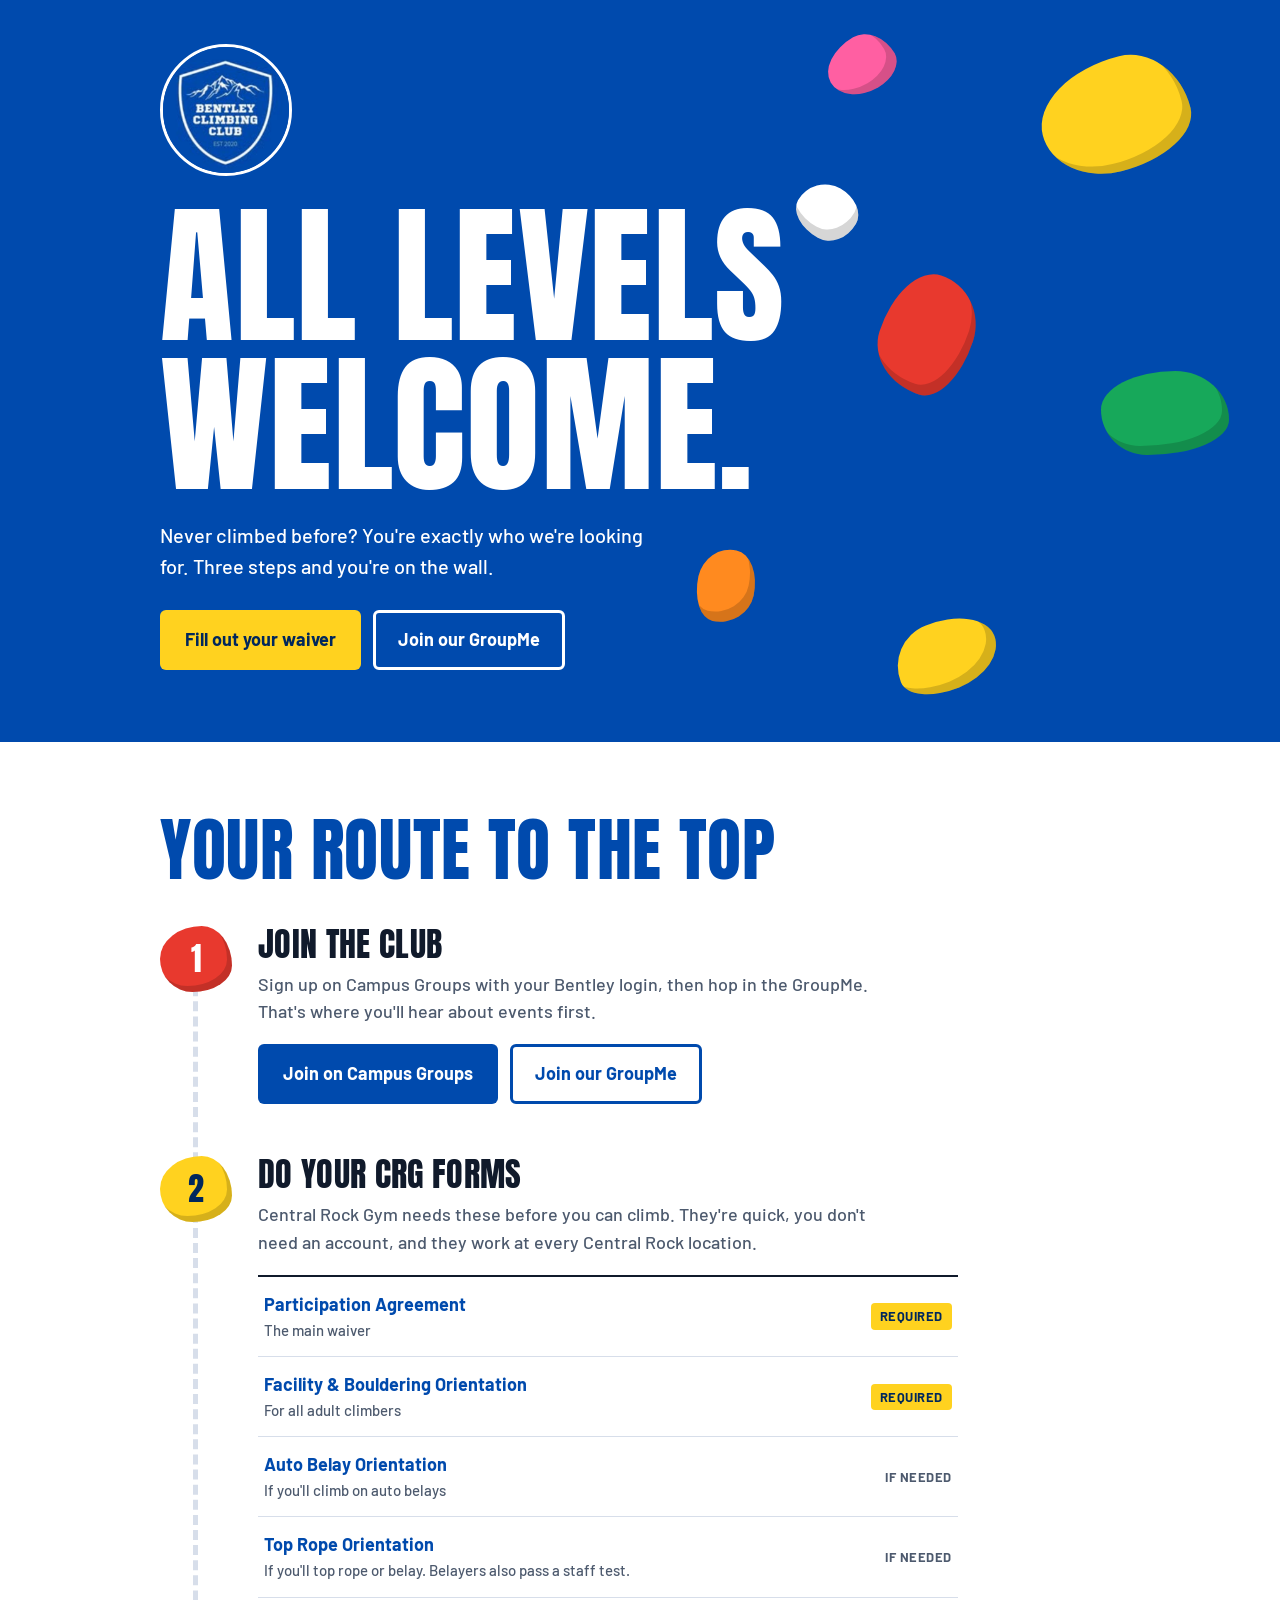
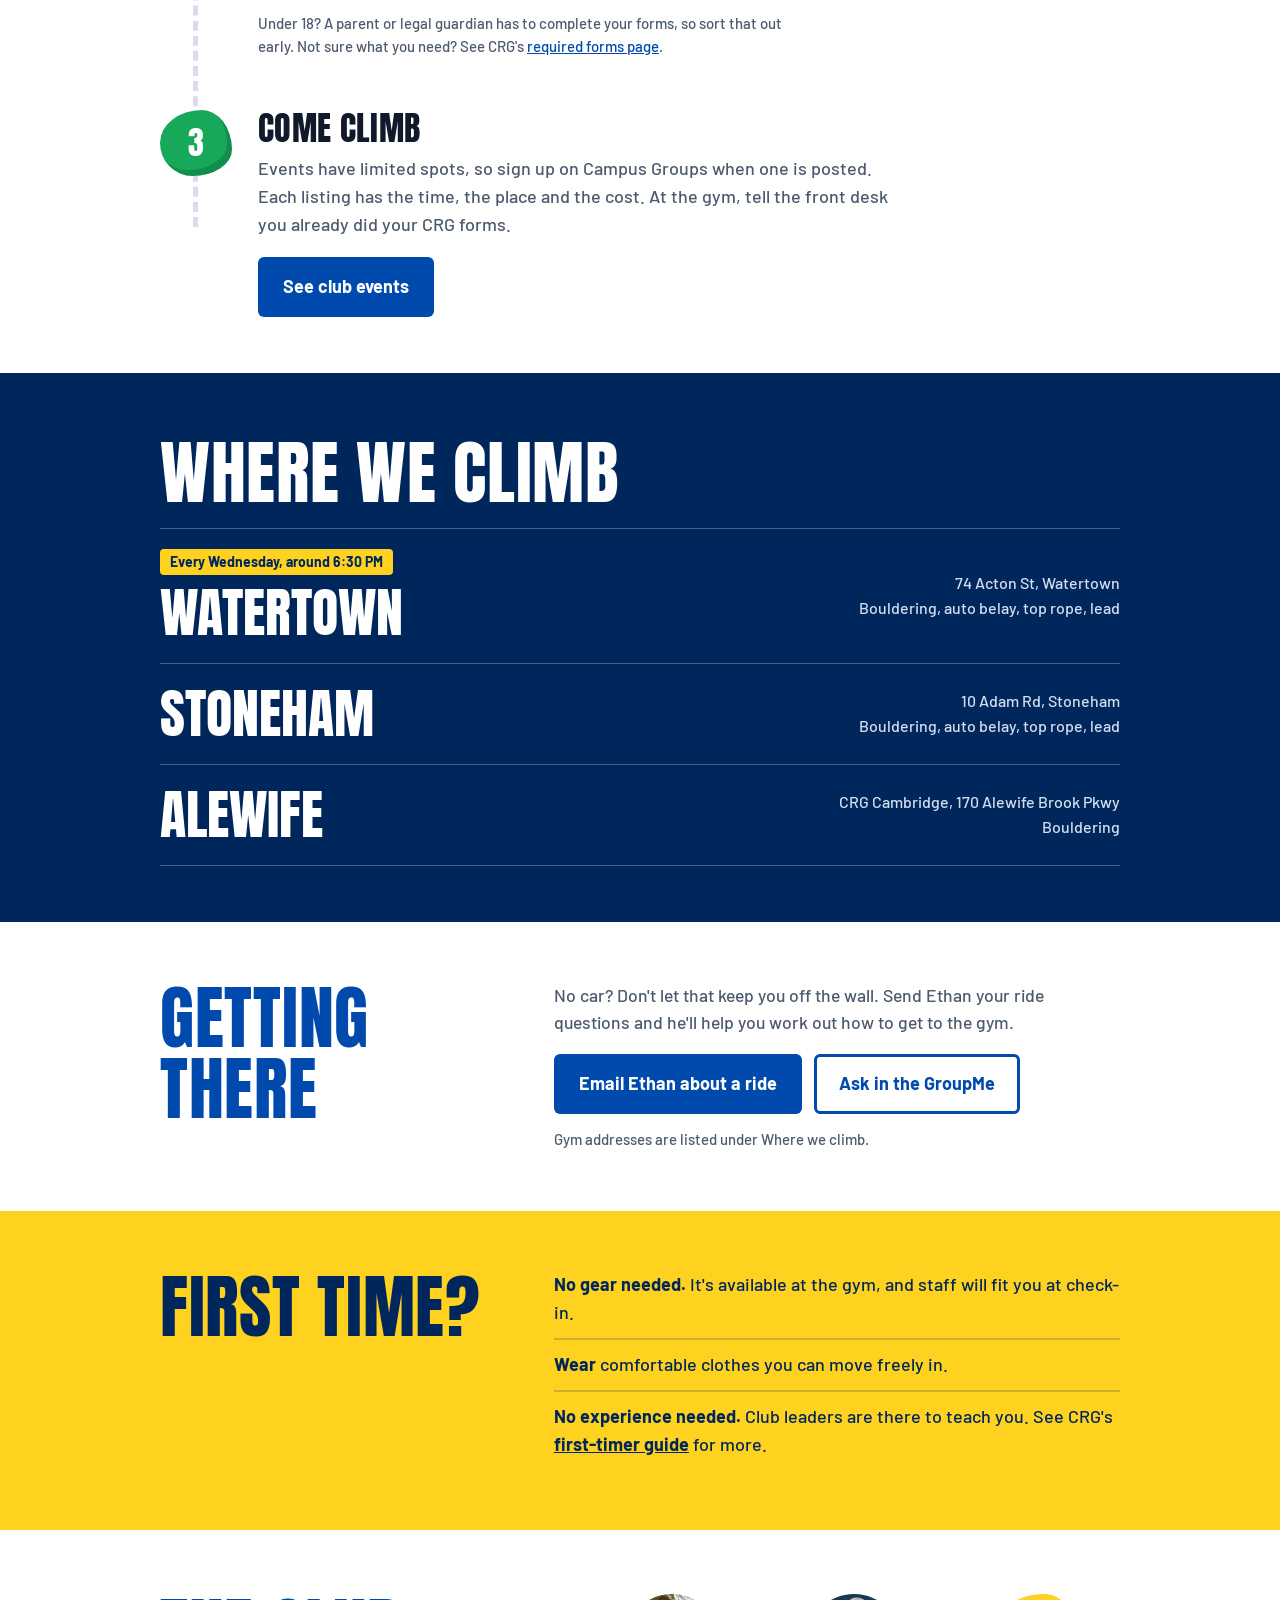
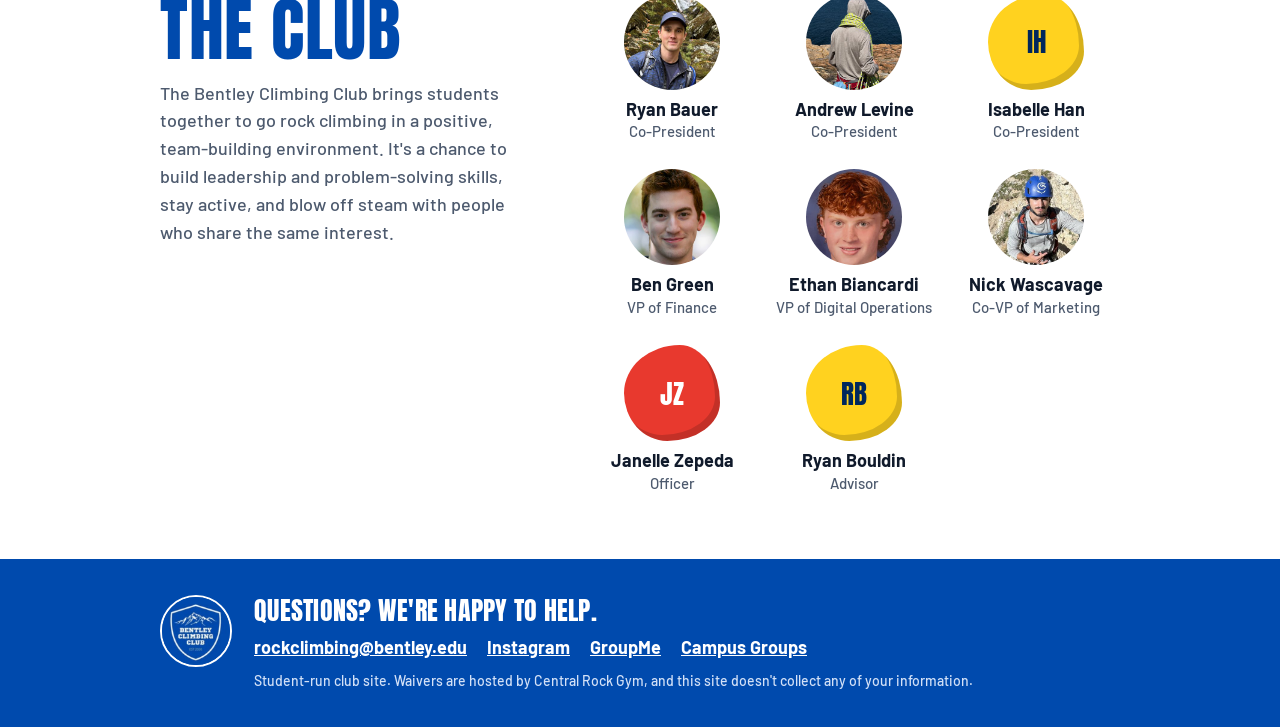
<file: index.html>
<!doctype html>
<html lang="en">
<head>
<meta charset="utf-8">
<meta name="viewport" content="width=device-width, initial-scale=1">
<title>Bentley Climbing Club | Bentley University Rock Climbing</title>
<meta name="description" content="The Bentley Climbing Club is Bentley University's rock climbing club in Waltham, MA. All levels welcome. Join, fill out your Central Rock Gym waiver, and come climb.">
<link rel="canonical" href="https://bentley-climbing-club.vercel.app/">
<meta property="og:type" content="website">
<meta property="og:site_name" content="Bentley Climbing Club">
<meta property="og:title" content="Bentley Climbing Club">
<meta property="og:description" content="Bentley University's rock climbing club. All levels welcome.">
<meta property="og:url" content="https://bentley-climbing-club.vercel.app/">
<meta property="og:image" content="https://bentley-climbing-club.vercel.app/assets/logo.png">
<script type="application/ld+json">
{
  "@context": "https://schema.org",
  "@type": "SportsOrganization",
  "name": "Bentley Climbing Club",
  "alternateName": ["Bentley Rock Climbing Club", "BCC"],
  "url": "https://bentley-climbing-club.vercel.app/",
  "logo": "https://bentley-climbing-club.vercel.app/assets/logo.png",
  "email": "rockclimbing@bentley.edu",
  "sport": "Rock climbing",
  "description": "Student rock climbing club at Bentley University. All levels welcome.",
  "parentOrganization": {"@type": "CollegeOrUniversity", "name": "Bentley University"},
  "address": {"@type": "PostalAddress", "streetAddress": "175 Forest St", "addressLocality": "Waltham", "addressRegion": "MA", "postalCode": "02452", "addressCountry": "US"},
  "sameAs": ["https://www.instagram.com/bentleyrockclimbing/", "https://bentley.campusgroups.com/Climbing"]
}
</script>
<link rel="icon" type="image/png" href="assets/favicon.png">
<link rel="preconnect" href="https://fonts.googleapis.com">
<link rel="preconnect" href="https://fonts.gstatic.com" crossorigin>
<link rel="stylesheet" href="https://fonts.googleapis.com/css2?family=Anton&family=Barlow:wght@400;500;600;700&display=swap">
<link rel="stylesheet" href="styles.css">
</head>
<body>

<main>

  <aside class="next" id="next-event" data-ends="2026-11-08T18:20:00-05:00" aria-label="Next event">
    <div class="wrap next-in">
      <p><span class="next-tag">Next event</span> <b>Indoor Climbing #2</b> <span class="next-info">Sun, Nov 8, 2:15 PM at CRG Stoneham. $5, limited spots. Log in with your Bentley account to register.</span></p>
      <a class="btn yellow" href="https://bentley.campusgroups.com/w/YmVudGxleTpIdWI6MjQ2ODY=/_/events/YmVudGxleTpFdmVudDoyMjYwMDMy">Register</a>
    </div>
  </aside>

  <section class="hero" id="top">
    <div class="holds" aria-hidden="true">
      <i class="h1"></i><i class="h2"></i><i class="h3"></i><i class="h4"></i><i class="h5"></i><i class="h6"></i><i class="h7"></i>
    </div>
    <div class="wrap hero-in">
      <img class="logo" src="assets/logo.png" width="132" height="132" alt="Bentley Climbing Club logo, a shield with mountains">
      <h1>All levels<br>welcome.</h1>
      <p class="lead">Never climbed before? You're exactly who we're looking for. Three steps and you're on the wall.</p>
      <div class="actions">
        <a class="btn yellow" href="#forms">Fill out your waiver</a>
        <a class="btn outline" href="https://groupme.com/join_group/93353662/e4er3QcH">Join our GroupMe</a>
      </div>
    </div>
  </section>

  <section class="route" aria-label="How to get started">
    <div class="wrap">
      <h2 class="big">Your route to the top</h2>

      <ol class="moves">

        <li class="move">
          <span class="hold red">1</span>
          <div>
            <h3>Join the club</h3>
            <p>Sign up on Campus Groups with your Bentley login, then hop in the GroupMe. That's where you'll hear about events first.</p>
            <div class="actions">
              <a class="btn blue" href="https://bentley.campusgroups.com/Climbing/club_signup">Join on Campus Groups</a>
              <a class="btn line" href="https://groupme.com/join_group/93353662/e4er3QcH">Join our GroupMe</a>
            </div>
          </div>
        </li>

        <li class="move" id="forms">
          <span class="hold yellow">2</span>
          <div>
            <h3>Do your CRG forms</h3>
            <p>Central Rock Gym needs these before you can climb. They're quick, you don't need an account, and they work at every Central Rock location.</p>
            <div class="rows">
              <a class="row" href="https://centralrockgym.com/participation-agreement/">
                <span><b>Participation Agreement</b><small>The main waiver</small></span>
                <em class="need">Required</em>
              </a>
              <a class="row" href="https://centralrockgym.com/facility-bouldering-orientation-form/">
                <span><b>Facility &amp; Bouldering Orientation</b><small>For all adult climbers</small></span>
                <em class="need">Required</em>
              </a>
              <a class="row" href="https://centralrockgym.com/auto-belay-orientation/">
                <span><b>Auto Belay Orientation</b><small>If you'll climb on auto belays</small></span>
                <em>If needed</em>
              </a>
              <a class="row" href="https://app.rockgympro.com/waiver/esign/centralrockworcester/525c3ba4-2c09-4993-a580-83734ea10c74">
                <span><b>Top Rope Orientation</b><small>If you'll top rope or belay. Belayers also pass a staff test.</small></span>
                <em>If needed</em>
              </a>
            </div>
            <p class="fine">Under 18? A parent or legal guardian has to complete your forms, so sort that out early. Not sure what you need? See CRG's <a href="https://centralrockgym.com/required-forms/">required forms page</a>.</p>
          </div>
        </li>

        <li class="move">
          <span class="hold green">3</span>
          <div>
            <h3>Come climb</h3>
            <p>Events have limited spots, so sign up on Campus Groups when one is posted. Each listing has the time, the place and the cost. At the gym, tell the front desk you already did your CRG forms.</p>
            <div class="actions">
              <a class="btn blue" href="https://bentley.campusgroups.com/climbing/events/">See club events</a>
            </div>
          </div>
        </li>

      </ol>
    </div>
  </section>

  <section class="gyms" id="gyms">
    <div class="wrap">
      <h2 class="big">Where we climb</h2>
      <a class="gym" href="https://centralrockgym.com/watertown">
        <span class="when">Every Wednesday, around 6:30 PM</span>
        <strong>Watertown</strong>
        <span class="info">74 Acton St, Watertown<br>Bouldering, auto belay, top rope, lead</span>
      </a>
      <a class="gym" href="https://centralrockgym.com/stoneham">
        <strong>Stoneham</strong>
        <span class="info">10 Adam Rd, Stoneham<br>Bouldering, auto belay, top rope, lead</span>
      </a>
      <a class="gym" href="https://centralrockgym.com/cambridge">
        <strong>Alewife</strong>
        <span class="info">CRG Cambridge, 170 Alewife Brook Pkwy<br>Bouldering</span>
      </a>
    </div>
  </section>

  <section class="ride" id="getting-there">
    <div class="wrap ride-in">
      <h2 class="big">Getting there</h2>
      <div>
        <p>No car? Don't let that keep you off the wall. Send Ethan your ride questions and he'll help you work out how to get to the gym.</p>
        <div class="actions">
          <a class="btn blue" href="mailto:ethanbiancardi@gmail.com?subject=Ride%20question%20for%20Bentley%20Climbing%20Club&amp;body=Hi%20Ethan%2C%0A%0AI'd%20like%20to%20come%20climb%20on%20(day)%20at%20(gym)%20and%20have%20a%20question%20about%20getting%20a%20ride%3A%0A%0A">Email Ethan about a ride</a>
          <a class="btn line" href="https://groupme.com/join_group/93353662/e4er3QcH">Ask in the GroupMe</a>
        </div>
        <p class="fine">Gym addresses are listed under Where we climb.</p>
      </div>
    </div>
  </section>

  <section class="first" id="first-time">
    <div class="wrap first-in">
      <h2 class="big">First time?</h2>
      <ul>
        <li><b>No gear needed.</b> It's available at the gym, and staff will fit you at check-in.</li>
        <li><b>Wear</b> comfortable clothes you can move freely in.</li>
        <li><b>No experience needed.</b> Club leaders are there to teach you. See CRG's <a href="https://centralrockgym.com/first-time-climbers/">first-timer guide</a> for more.</li>
      </ul>
    </div>
  </section>

  <section class="about" id="about">
    <div class="wrap about-in">
      <div>
        <h2 class="big">The club</h2>
        <p>The Bentley Climbing Club brings students together to go rock climbing in a positive, team-building environment. It's a chance to build leadership and problem-solving skills, stay active, and blow off steam with people who share the same interest.</p>
      </div>
      <ul class="team">
        <li><img src="assets/team/ryan-bauer.jpg" width="96" height="96" alt="Ryan Bauer" loading="lazy"><b>Ryan Bauer</b><small>Co-President</small></li>
        <li><img src="assets/team/andrew-levine.jpg" width="96" height="96" alt="Andrew Levine, roped up on a sea cliff" loading="lazy"><b>Andrew Levine</b><small>Co-President</small></li>
        <li><span class="initials yellow" aria-hidden="true">IH</span><b>Isabelle Han</b><small>Co-President</small></li>
        <li><img src="assets/team/ben-green.jpg" width="96" height="96" alt="Ben Green" loading="lazy"><b>Ben Green</b><small>VP of Finance</small></li>
        <li><img src="assets/team/ethan-biancardi.jpg" width="96" height="96" alt="Ethan Biancardi" loading="lazy"><b>Ethan Biancardi</b><small>VP of Digital Operations</small></li>
        <li><img src="assets/team/nick.jpg" width="96" height="96" alt="Nick Wascavage in a climbing helmet on a mountain route" loading="lazy"><b>Nick Wascavage</b><small>Co-VP of Marketing</small></li>
        <li><span class="initials red" aria-hidden="true">JZ</span><b>Janelle Zepeda</b><small>Officer</small></li>
        <li><span class="initials yellow" aria-hidden="true">RB</span><b>Ryan Bouldin</b><small>Advisor</small></li>
      </ul>
    </div>
  </section>

</main>

<footer id="contact">
  <div class="wrap foot-in">
    <img src="assets/logo.png" width="72" height="72" alt="" loading="lazy">
    <div>
      <p class="foot-title">Questions? We're happy to help.</p>
      <p class="links">
        <a href="mailto:rockclimbing@bentley.edu">rockclimbing@bentley.edu</a>
        <a href="https://www.instagram.com/bentleyrockclimbing/">Instagram</a>
        <a href="https://groupme.com/join_group/93353662/e4er3QcH">GroupMe</a>
        <a href="https://bentley.campusgroups.com/Climbing">Campus Groups</a>
      </p>
      <p class="legal">Student-run club site. Waivers are hosted by Central Rock Gym, and this site doesn't collect any of your information.</p>
    </div>
  </div>
</footer>

<a class="sticky" href="#forms">Fill out your waiver</a>

<script>
  // Hides the event banner once the event is over.
  const nextEvent = document.getElementById("next-event");
  if (nextEvent && Date.now() > Date.parse(nextEvent.dataset.ends)) nextEvent.remove();
</script>

</body>
</html>
</file>
<file: styles.css>
:root {
  --blue: #004aad;
  --deep: #00275c;
  --yellow: #ffd21f;
  --red: #e8392e;
  --green: #17a85a;
  --ink: #101a2b;
  --muted: #4d5a6e;
  --paper: #ffffff;
  --line: #d7deea;
  --display: "Anton", Impact, "Arial Narrow", sans-serif;
}

* { box-sizing: border-box; }
html { scroll-behavior: smooth; scroll-padding-top: 16px; }
body {
  margin: 0;
  background: var(--paper);
  color: var(--ink);
  font: 500 18px/1.55 "Barlow", system-ui, -apple-system, "Segoe UI", sans-serif;
}
.wrap { max-width: 1000px; margin: 0 auto; padding: 0 20px; }
a { color: var(--blue); }
a:focus-visible { outline: 3px solid var(--yellow); outline-offset: 2px; }
h1, h2, h3, p { margin: 0; }

.big {
  font: 400 clamp(2.6rem, 8vw, 4.4rem)/1.02 var(--display);
  text-transform: uppercase;
  letter-spacing: 0.01em;
}

/* Next event banner */
.next { background: var(--deep); color: #fff; }
.next-in { display: flex; align-items: center; justify-content: space-between; gap: 18px; padding-top: 12px; padding-bottom: 12px; }
.next p { font-size: 16px; line-height: 1.4; }
.next-tag {
  display: inline-block; margin-right: 6px; padding: 1px 8px; border-radius: 4px;
  background: var(--yellow); color: var(--deep); font-size: 13px; font-weight: 700;
  text-transform: uppercase; letter-spacing: 0.04em;
}
.next-info { display: block; margin-top: 3px; color: #d3def0; }
.next .btn { flex: none; padding: 8px 18px; }

/* Hero */
.hero { position: relative; overflow: hidden; background: var(--blue); color: #fff; }
.hero-in { position: relative; padding-top: 44px; padding-bottom: 72px; }
.logo { display: block; border-radius: 50%; border: 3px solid #fff; margin-bottom: 26px; }
.hero h1 {
  font: 400 clamp(4.2rem, 17vw, 9.5rem)/0.98 var(--display);
  text-transform: uppercase;
  letter-spacing: 0.005em;
}
.lead { max-width: 25em; margin: 20px 0 28px; font-size: 1.25rem; }

/* Decorative climbing holds */
.holds i { position: absolute; display: block; box-shadow: inset -7px -9px 0 rgba(0, 0, 0, 0.16); }
.holds .h1 { width: 150px; height: 112px; top: 8%; right: 7%; background: var(--yellow); border-radius: 62% 38% 55% 45% / 52% 60% 40% 48%; transform: rotate(-14deg); }
.holds .h2 { width: 92px; height: 120px; top: 37%; right: 24%; background: var(--red); border-radius: 45% 55% 38% 62% / 60% 44% 56% 40%; transform: rotate(18deg); }
.holds .h3 { width: 128px; height: 84px; top: 50%; right: 4%; background: var(--green); border-radius: 58% 42% 64% 36% / 46% 58% 42% 54%; }
.holds .h4 { width: 62px; height: 54px; top: 25%; right: 33%; background: #fff; border-radius: 50% 50% 42% 58% / 58% 42% 58% 42%; transform: rotate(30deg); }
.holds .h5 { width: 104px; height: 70px; bottom: 7%; right: 22%; background: var(--yellow); border-radius: 42% 58% 50% 50% / 62% 50% 50% 38%; transform: rotate(-22deg); }
.holds .h6 { width: 58px; height: 74px; bottom: 16%; right: 41%; background: #ff8a1f; border-radius: 55% 45% 60% 40% / 45% 55% 45% 55%; transform: rotate(12deg); }
.holds .h7 { width: 70px; height: 56px; top: 5%; right: 30%; background: #ff5fa2; border-radius: 60% 40% 45% 55% / 50% 62% 38% 50%; transform: rotate(-30deg); }

/* Buttons */
.actions { display: flex; flex-wrap: wrap; gap: 12px; }
.btn {
  display: inline-block; padding: 13px 22px; border: 3px solid transparent; border-radius: 6px;
  font-weight: 700; text-decoration: none;
}
.btn.yellow { background: var(--yellow); color: var(--deep); }
.btn.outline { border-color: #fff; color: #fff; }
.btn.blue { background: var(--blue); color: #fff; }
.btn.line { border-color: var(--blue); color: var(--blue); }
.btn:hover { filter: brightness(1.08); transform: translateY(-1px); }

/* The route */
.route { padding: 72px 0 56px; }
.route .big { color: var(--blue); margin-bottom: 40px; }
.moves { list-style: none; margin: 0; padding: 0; position: relative; }
.moves::before {
  content: ""; position: absolute; left: 33px; top: 30px; bottom: 90px;
  border-left: 5px dashed var(--line);
}
.move { position: relative; display: grid; grid-template-columns: 72px 1fr; gap: 26px; padding-bottom: 52px; scroll-margin-top: 16px; }
.move:last-child { padding-bottom: 0; }
.hold {
  display: grid; place-items: center; width: 72px; height: 66px;
  border-radius: 58% 42% 55% 45% / 50% 60% 40% 50%;
  font: 400 2rem/1 var(--display); color: #fff;
  box-shadow: inset -5px -6px 0 rgba(0, 0, 0, 0.16);
}
.hold.red { background: var(--red); }
.hold.yellow { background: var(--yellow); color: var(--deep); }
.hold.green { background: var(--green); }
.move h3 { font: 400 2.1rem/1.1 var(--display); text-transform: uppercase; letter-spacing: 0.01em; }
.move p { max-width: 36em; margin: 8px 0 18px; color: var(--muted); }

.rows { border-top: 2px solid var(--ink); max-width: 700px; }
.row {
  display: flex; align-items: center; justify-content: space-between; gap: 16px;
  padding: 14px 6px; border-bottom: 1px solid var(--line);
  color: var(--ink); text-decoration: none;
}
.row:hover { background: #eef4fd; }
.row b { display: block; font-weight: 700; color: var(--blue); }
.row small { display: block; font-size: 15px; color: var(--muted); }
.row em { flex: none; font-style: normal; font-size: 13px; font-weight: 700; text-transform: uppercase; letter-spacing: 0.04em; color: var(--muted); }
.row em.need { padding: 3px 9px; border-radius: 4px; background: var(--yellow); color: var(--deep); }
.move p.fine { margin: 14px 0 0; font-size: 15px; }

/* Gyms */
.gyms { padding: 64px 0 56px; background: var(--deep); color: #fff; }
.gyms .big { margin-bottom: 20px; }
.gym {
  display: grid; grid-template-columns: 1fr auto; align-items: center; column-gap: 24px;
  padding: 20px 0; border-top: 1px solid rgba(255, 255, 255, 0.28);
  color: #fff; text-decoration: none;
}
.gym:last-child { border-bottom: 1px solid rgba(255, 255, 255, 0.28); }
.gym strong { grid-column: 1; font: 400 clamp(2.2rem, 7vw, 3.4rem)/1.1 var(--display); text-transform: uppercase; }
.gym:hover strong { color: var(--yellow); }
.gym .info { grid-column: 2; grid-row: 1 / span 2; font-size: 16px; color: #d3def0; text-align: right; }
.when {
  grid-column: 1; justify-self: start; margin-bottom: 8px; padding: 2px 10px; border-radius: 4px;
  background: var(--yellow); color: var(--deep); font-size: 14px; font-weight: 700;
}

/* First time */
.ride { padding: 60px 0; }
.ride-in { display: grid; grid-template-columns: 1fr 1.6fr; gap: 40px; align-items: start; }
.ride .big { color: var(--blue); }
.ride p { max-width: 34em; margin: 0 0 18px; color: var(--muted); font-size: 1.1rem; }
.ride p.fine { margin: 14px 0 0; font-size: 15px; }

.first { padding: 60px 0; background: var(--yellow); color: var(--deep); }
.first-in { display: grid; grid-template-columns: 1fr 1.6fr; gap: 40px; align-items: start; }
.first ul { list-style: none; margin: 0; padding: 0; }
.first li { padding: 11px 0; border-bottom: 2px solid rgba(0, 39, 92, 0.2); }
.first li:first-child { padding-top: 0; }
.first li:last-child { border-bottom: 0; }
.first a { color: var(--deep); font-weight: 700; }

/* About */
.about { padding: 64px 0; }
.about-in { display: grid; grid-template-columns: 1fr 1.4fr; gap: 48px; align-items: start; }
.about .big { color: var(--blue); margin-bottom: 14px; }
.about p { color: var(--muted); }
.team { list-style: none; margin: 0; padding: 0; display: grid; grid-template-columns: repeat(3, 1fr); gap: 26px 14px; }
.team li { text-align: center; }
.team img, .initials { display: block; width: 96px; height: 96px; margin: 0 auto 8px; }
.team img { border-radius: 50%; object-fit: cover; }
.initials {
  display: grid; place-items: center; font: 400 1.7rem/1 var(--display); color: #fff;
  border-radius: 58% 42% 55% 45% / 50% 60% 40% 50%;
  box-shadow: inset -5px -6px 0 rgba(0, 0, 0, 0.16);
}
.initials.red { background: var(--red); }
.initials.yellow { background: var(--yellow); color: var(--deep); }
.initials.green { background: var(--green); }
.team b { display: block; line-height: 1.25; }
.team small { display: block; font-size: 15px; color: var(--muted); }

/* Footer */
footer { padding: 36px 0; background: var(--blue); color: #fff; }
.foot-in { display: flex; gap: 22px; align-items: flex-start; }
.foot-in img { flex: none; border-radius: 50%; border: 2px solid #fff; }
.foot-title { font: 400 1.6rem/1.2 var(--display); text-transform: uppercase; letter-spacing: 0.01em; }
.links { display: flex; flex-wrap: wrap; gap: 4px 20px; margin: 8px 0; }
.links a { color: #fff; font-weight: 700; overflow-wrap: anywhere; }
.legal { font-size: 14px; color: #d3e1f7; }

/* Waiver shortcut on phones */
.sticky { display: none; }

@media (max-width: 760px) {
  .next-in { flex-direction: column; align-items: stretch; gap: 10px; }
  .next .btn { text-align: center; }
  body { font-size: 17px; padding-bottom: 66px; }
  .hero-in { padding-top: 28px; padding-bottom: 52px; }
  .logo { width: 96px; height: 96px; margin-bottom: 20px; }
  .hero .btn.yellow { display: none; }
  .holds .h1 { width: 84px; height: 62px; top: 4%; right: -14px; }
  .holds .h7 { width: 46px; height: 38px; top: 15%; right: 30%; }
  .holds .h2, .holds .h3, .holds .h4, .holds .h5, .holds .h6 { display: none; }

  .route { padding-top: 52px; }
  .moves::before { left: 23px; }
  .move { grid-template-columns: 50px 1fr; gap: 14px; padding-bottom: 44px; }
  .hold { width: 50px; height: 46px; font-size: 1.5rem; }
  .move h3 { font-size: 1.8rem; line-height: 46px; }
  .move .actions .btn { width: 100%; text-align: center; }

  .gym { grid-template-columns: 1fr; }
  .gym .info { grid-column: 1; grid-row: auto; margin-top: 4px; text-align: left; }
  .first-in, .about-in, .ride-in { grid-template-columns: 1fr; gap: 20px; }
  .ride .actions .btn { width: 100%; text-align: center; }
  .about-in { gap: 28px; }
  .team { grid-template-columns: repeat(2, 1fr); }

  .sticky {
    position: fixed; left: 12px; right: 12px; bottom: 10px; z-index: 10; display: block;
    padding: 13px; border-radius: 6px; background: var(--yellow); color: var(--deep);
    font-weight: 700; text-align: center; text-decoration: none;
    box-shadow: 0 4px 14px rgba(0, 0, 0, 0.3);
  }
}

@media (prefers-reduced-motion: reduce) {
  html { scroll-behavior: auto; }
  .btn:hover { transform: none; }
}
</file>
